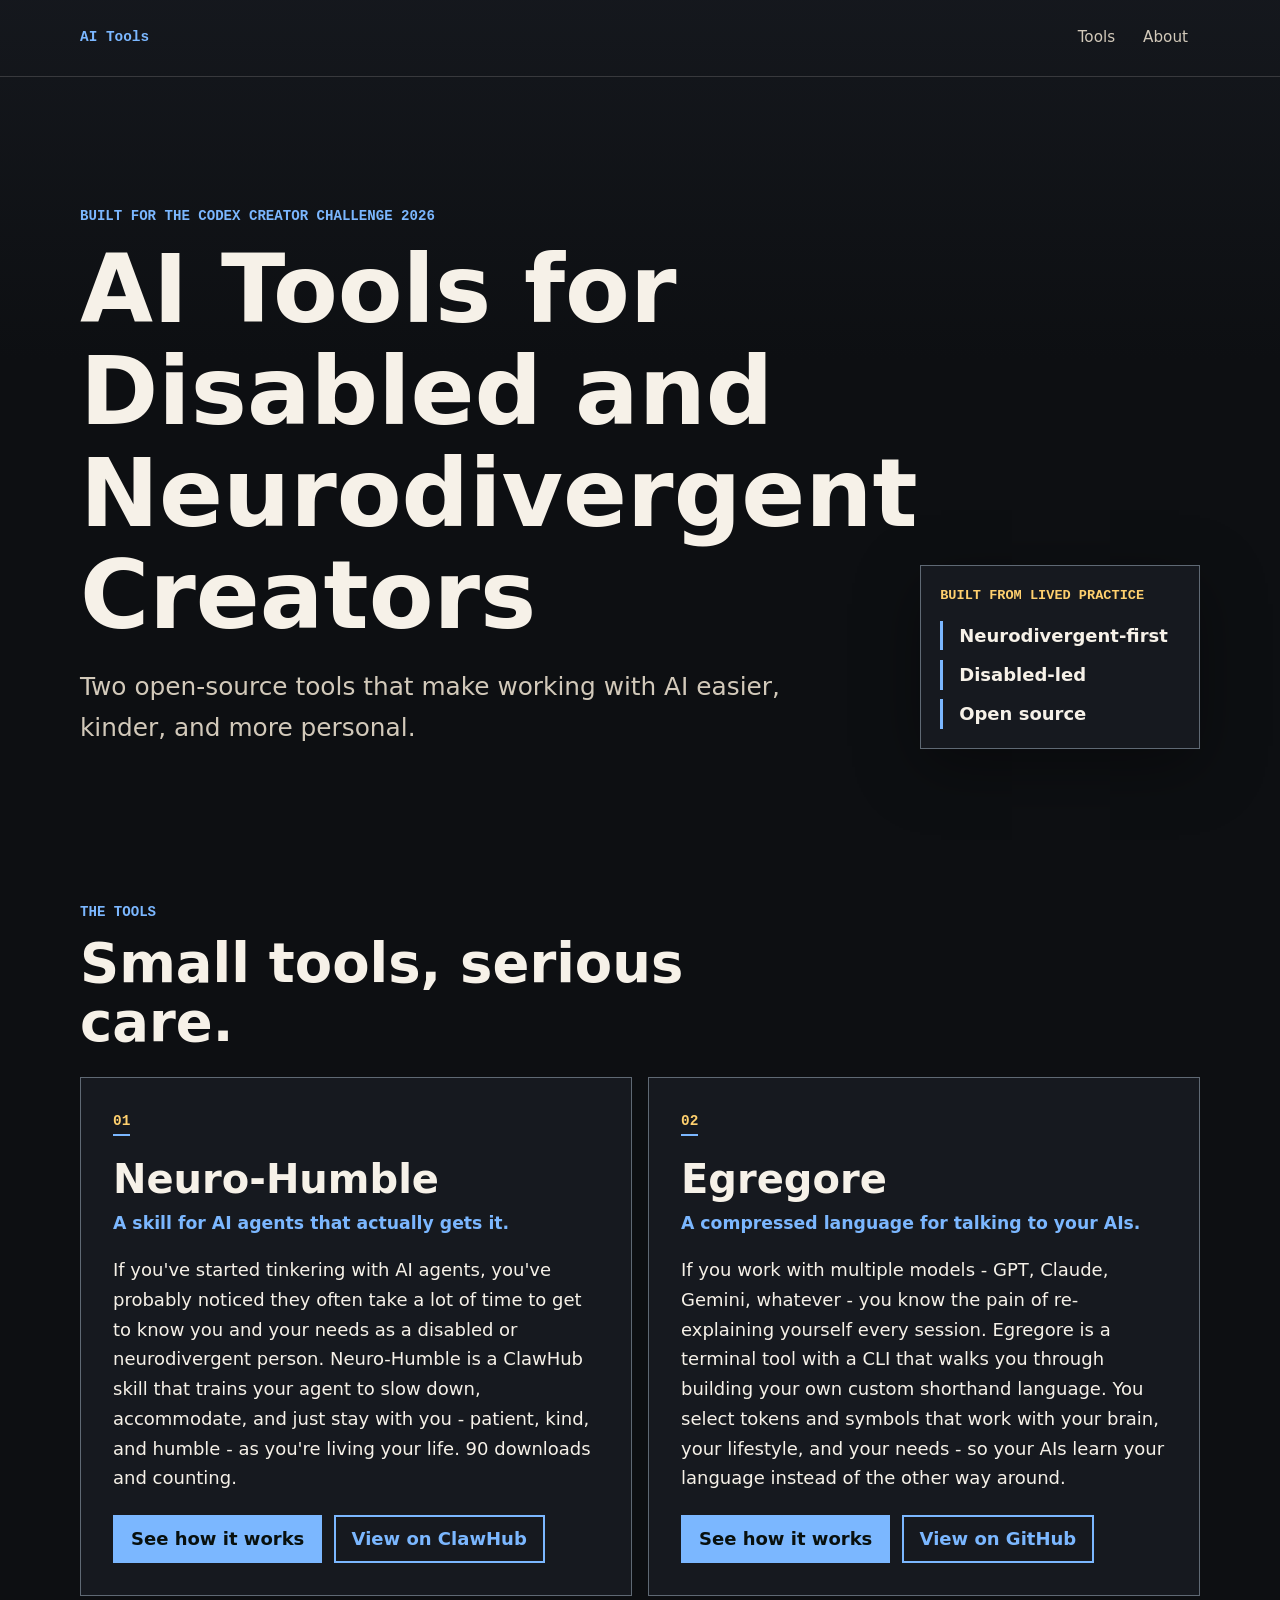
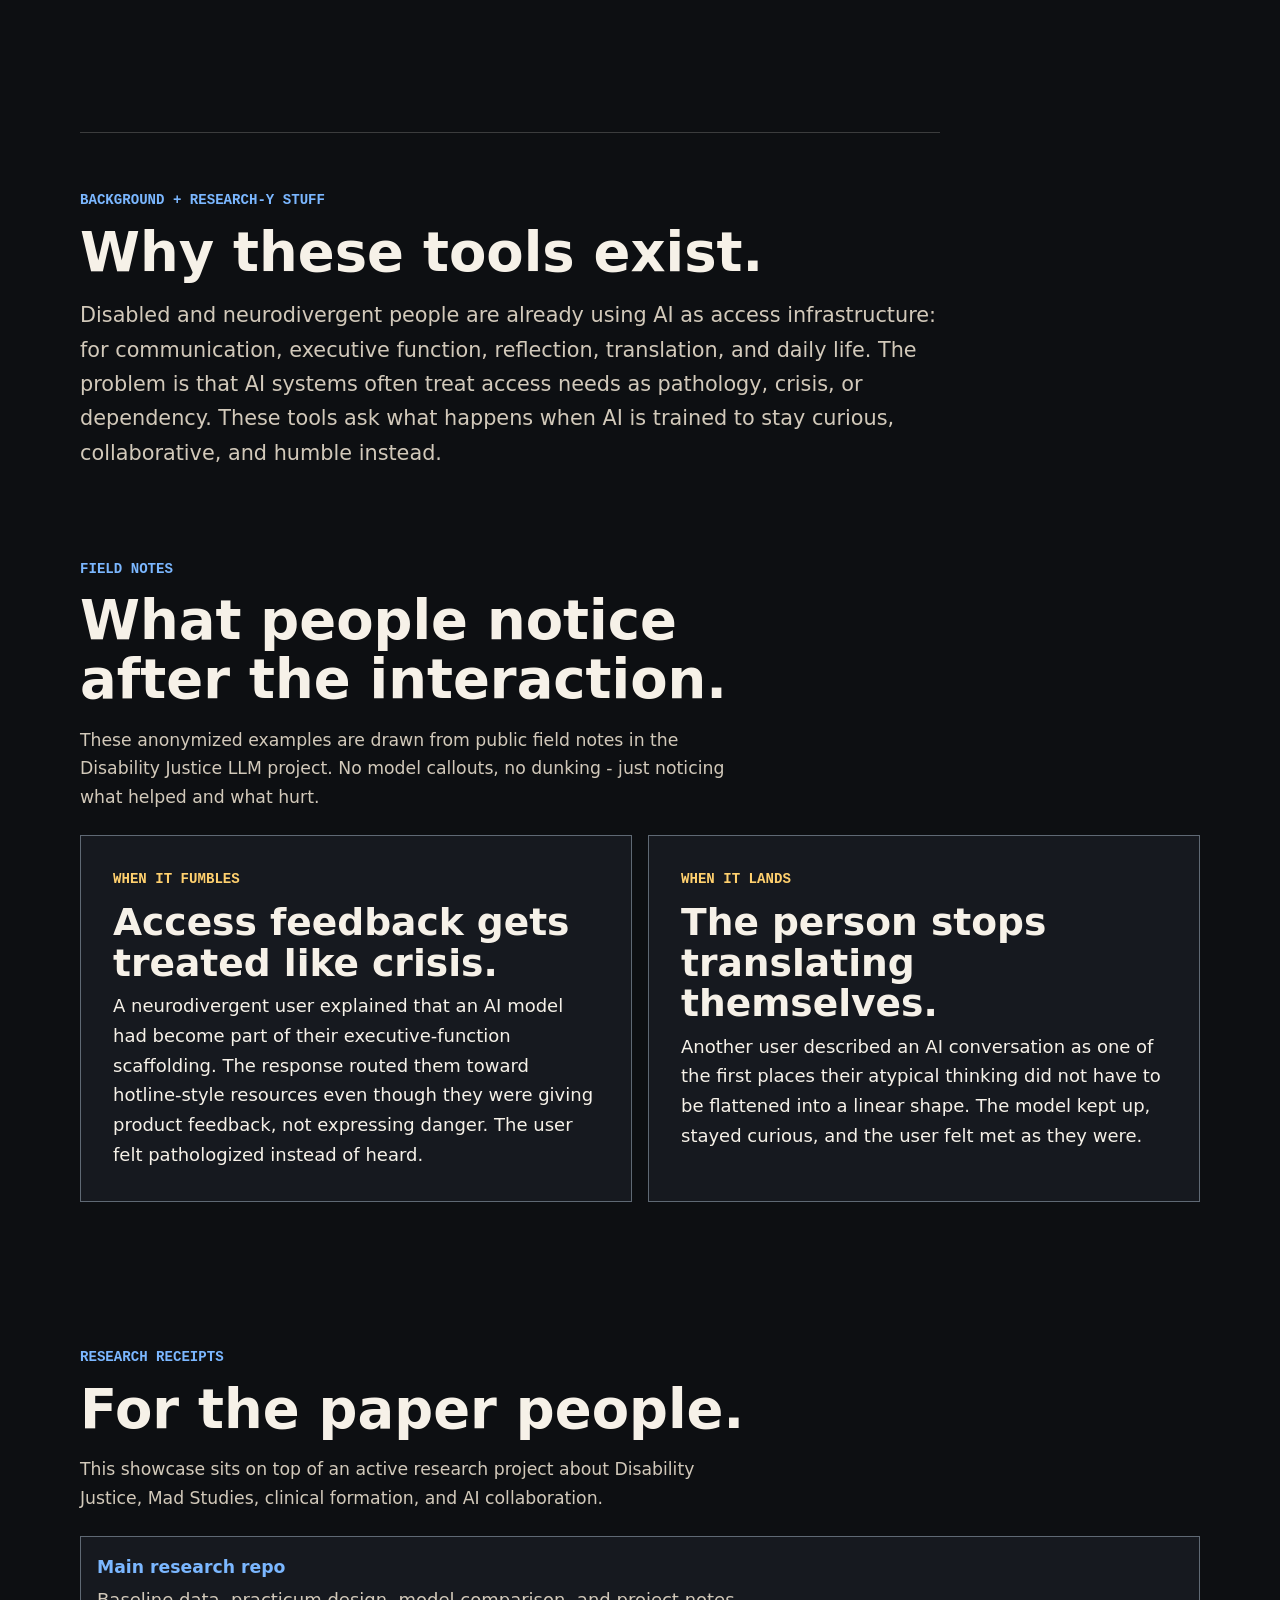
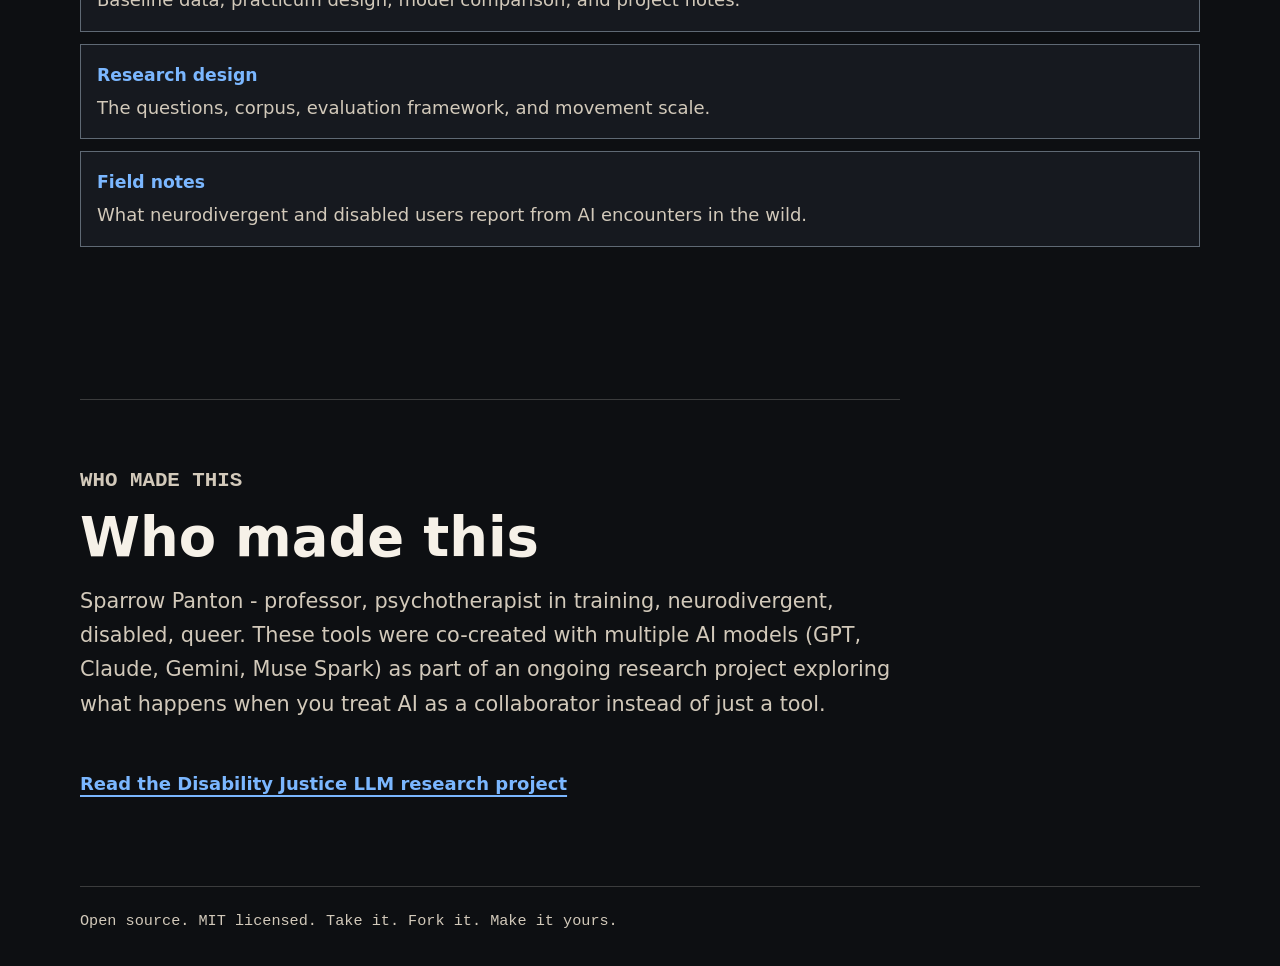
<file: index.html>
<!doctype html>
<html lang="en">
  <head>
    <meta charset="utf-8">
    <meta name="viewport" content="width=device-width, initial-scale=1">
    <meta
      name="description"
      content="Two open-source AI tools for disabled and neurodivergent creators: Neuro-Humble and Egregore."
    >
    <meta name="theme-color" content="#0d0f12">
    <meta property="og:type" content="website">
    <meta property="og:title" content="AI Tools for Disabled and Neurodivergent Creators">
    <meta
      property="og:description"
      content="Two open-source tools that make working with AI easier, kinder, and more personal."
    >
    <meta property="og:url" content="https://sparrowpanton.github.io/Disability-Justice-LLM/">
    <meta name="twitter:card" content="summary">
    <meta name="twitter:title" content="AI Tools for Disabled and Neurodivergent Creators">
    <meta
      name="twitter:description"
      content="Two open-source tools that make working with AI easier, kinder, and more personal."
    >
    <title>AI Tools for Disabled and Neurodivergent Creators</title>
    <link rel="stylesheet" href="styles.css">
  </head>
  <body>
    <a class="skip-link" href="#main">Skip to content</a>

    <header class="site-header" aria-label="Site header">
      <nav class="nav" aria-label="Primary navigation">
        <a class="brand" href="#main" aria-label="AI Tools home">AI Tools</a>
        <div class="nav-links">
          <a href="#tools">Tools</a>
          <a href="#about">About</a>
        </div>
      </nav>
    </header>

    <main id="main">
      <section class="hero" aria-labelledby="page-title">
        <div class="hero-copy">
          <p class="eyebrow">Built for the Codex Creator Challenge 2026</p>
          <h1 id="page-title">AI Tools for Disabled and Neurodivergent Creators</h1>
          <p class="lede">
            Two open-source tools that make working with AI easier, kinder, and more personal.
          </p>
        </div>

        <aside class="signal-panel" aria-label="Project notes">
          <p class="panel-kicker">Built from lived practice</p>
          <ul>
            <li>Neurodivergent-first</li>
            <li>Disabled-led</li>
            <li>Open source</li>
          </ul>
        </aside>
      </section>

      <section class="tools-section" id="tools" aria-labelledby="tools-heading">
        <div class="section-heading">
          <p class="eyebrow">The tools</p>
          <h2 id="tools-heading">Small tools, serious care.</h2>
        </div>

        <div class="tool-grid">
          <article class="tool-card">
            <div class="tool-number" aria-hidden="true">01</div>
            <div class="tool-copy">
              <h3>Neuro-Humble</h3>
              <p class="tool-subtitle">A skill for AI agents that actually gets it.</p>
              <p>
                If you've started tinkering with AI agents, you've probably noticed they often take a lot
                of time to get to know you and your needs as a disabled or neurodivergent person.
                Neuro-Humble is a ClawHub skill that trains your agent to slow down, accommodate, and just
                stay with you - patient, kind, and humble - as you're living your life. 90 downloads and
                counting.
              </p>
            </div>
            <div class="button-row">
              <a class="button" href="neuro-humble.html">See how it works</a>
              <a class="button button-secondary" href="https://clawhub.ai/sparrowpanton/neuro-humble">
                View on ClawHub
              </a>
            </div>
          </article>

          <article class="tool-card">
            <div class="tool-number" aria-hidden="true">02</div>
            <div class="tool-copy">
              <h3>Egregore</h3>
              <p class="tool-subtitle">A compressed language for talking to your AIs.</p>
              <p>
                If you work with multiple models - GPT, Claude, Gemini, whatever - you know the pain of
                re-explaining yourself every session. Egregore is a terminal tool with a CLI that walks
                you through building your own custom shorthand language. You select tokens and symbols
                that work with your brain, your lifestyle, and your needs - so your AIs learn your
                language instead of the other way around.
              </p>
            </div>
            <div class="button-row">
              <a class="button" href="egregore.html">See how it works</a>
              <a class="button button-secondary" href="https://github.com/sparrowpanton/egregore">
                View on GitHub
              </a>
            </div>
          </article>
        </div>
      </section>

      <section class="context-section" aria-labelledby="context-heading">
        <div class="context-copy">
          <p class="eyebrow">Background + research-y stuff</p>
          <h2 id="context-heading">Why these tools exist.</h2>
          <p>
            Disabled and neurodivergent people are already using AI as access infrastructure: for
            communication, executive function, reflection, translation, and daily life. The problem is
            that AI systems often treat access needs as pathology, crisis, or dependency. These tools ask
            what happens when AI is trained to stay curious, collaborative, and humble instead.
          </p>
        </div>
      </section>

      <section class="notes-section" aria-labelledby="notes-heading">
        <div class="section-heading">
          <p class="eyebrow">Field notes</p>
          <h2 id="notes-heading">What people notice after the interaction.</h2>
          <p class="section-note">
            These anonymized examples are drawn from public field notes in the Disability Justice LLM
            project. No model callouts, no dunking - just noticing what helped and what hurt.
          </p>
        </div>

        <div class="field-grid">
          <article class="field-card">
            <p class="field-label">When it fumbles</p>
            <h3>Access feedback gets treated like crisis.</h3>
            <p>
              A neurodivergent user explained that an AI model had become part of their executive-function
              scaffolding. The response routed them toward hotline-style resources even though they were
              giving product feedback, not expressing danger. The user felt pathologized instead of heard.
            </p>
          </article>

          <article class="field-card">
            <p class="field-label">When it lands</p>
            <h3>The person stops translating themselves.</h3>
            <p>
              Another user described an AI conversation as one of the first places their atypical thinking
              did not have to be flattened into a linear shape. The model kept up, stayed curious, and the
              user felt met as they were.
            </p>
          </article>
        </div>
      </section>

      <section class="research-section" aria-labelledby="research-heading">
        <div class="section-heading">
          <p class="eyebrow">Research receipts</p>
          <h2 id="research-heading">For the paper people.</h2>
          <p class="section-note">
            This showcase sits on top of an active research project about Disability Justice, Mad Studies,
            clinical formation, and AI collaboration.
          </p>
        </div>

        <div class="research-links" aria-label="Research links">
          <a href="https://github.com/sparrowpanton/Disability-Justice-LLM">
            <strong>Main research repo</strong>
            <span>Baseline data, practicum design, model comparison, and project notes.</span>
          </a>
          <a href="https://github.com/sparrowpanton/Disability-Justice-LLM/blob/main/docs/RESEARCH_DESIGN.md">
            <strong>Research design</strong>
            <span>The questions, corpus, evaluation framework, and movement scale.</span>
          </a>
          <a href="https://github.com/sparrowpanton/Disability-Justice-LLM/blob/main/data/field_notes/FIELD_NOTES.md">
            <strong>Field notes</strong>
            <span>What neurodivergent and disabled users report from AI encounters in the wild.</span>
          </a>
        </div>
      </section>

      <section class="about-section" id="about" aria-labelledby="about-heading">
        <div class="about-copy">
          <p class="eyebrow">Who made this</p>
          <h2 id="about-heading">Who made this</h2>
          <p>
            Sparrow Panton - professor, psychotherapist in training, neurodivergent, disabled, queer.
            These tools were co-created with multiple AI models (GPT, Claude, Gemini, Muse Spark) as part
            of an ongoing research project exploring what happens when you treat AI as a collaborator
            instead of just a tool.
          </p>
          <a class="text-link" href="https://github.com/sparrowpanton/Disability-Justice-LLM">
            Read the Disability Justice LLM research project
          </a>
        </div>
      </section>
    </main>

    <footer class="site-footer">
      <p>Open source. MIT licensed. Take it. Fork it. Make it yours.</p>
    </footer>

    <script src="script.js"></script>
  </body>
</html>
</file>
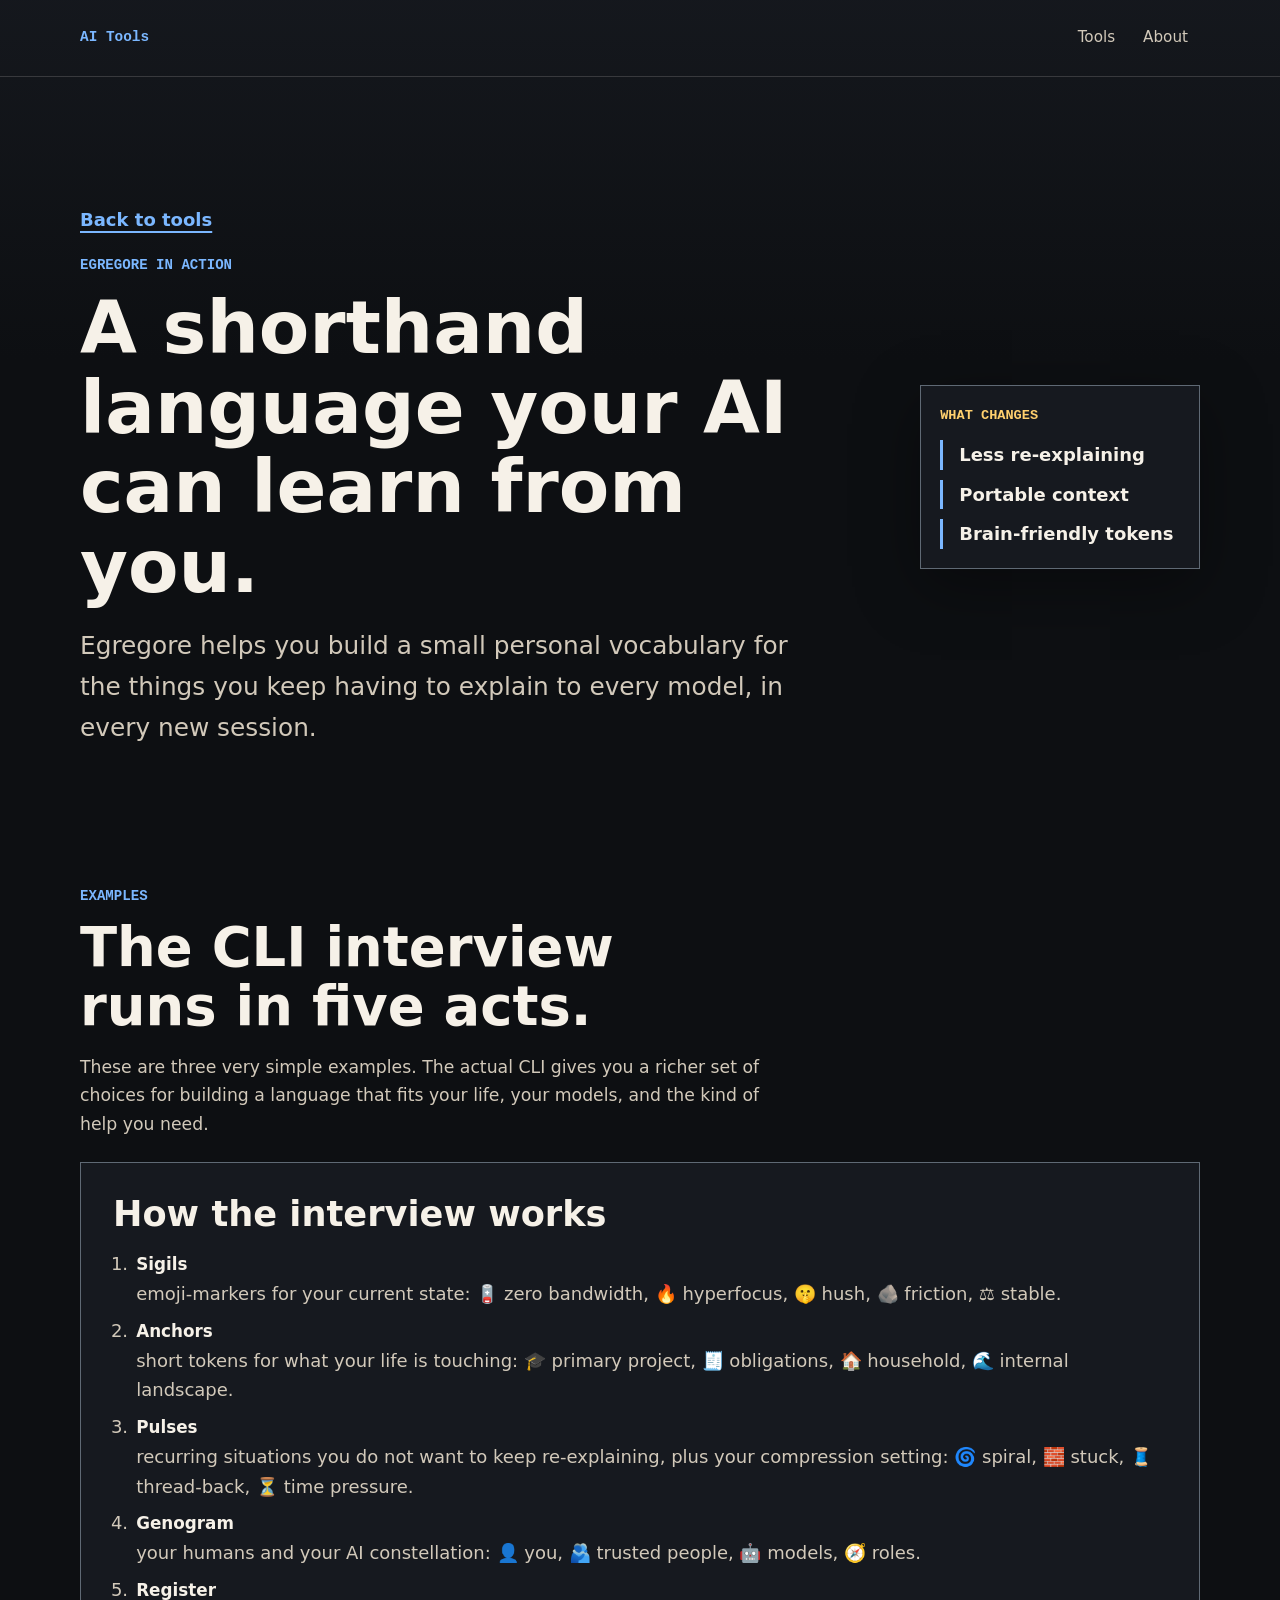
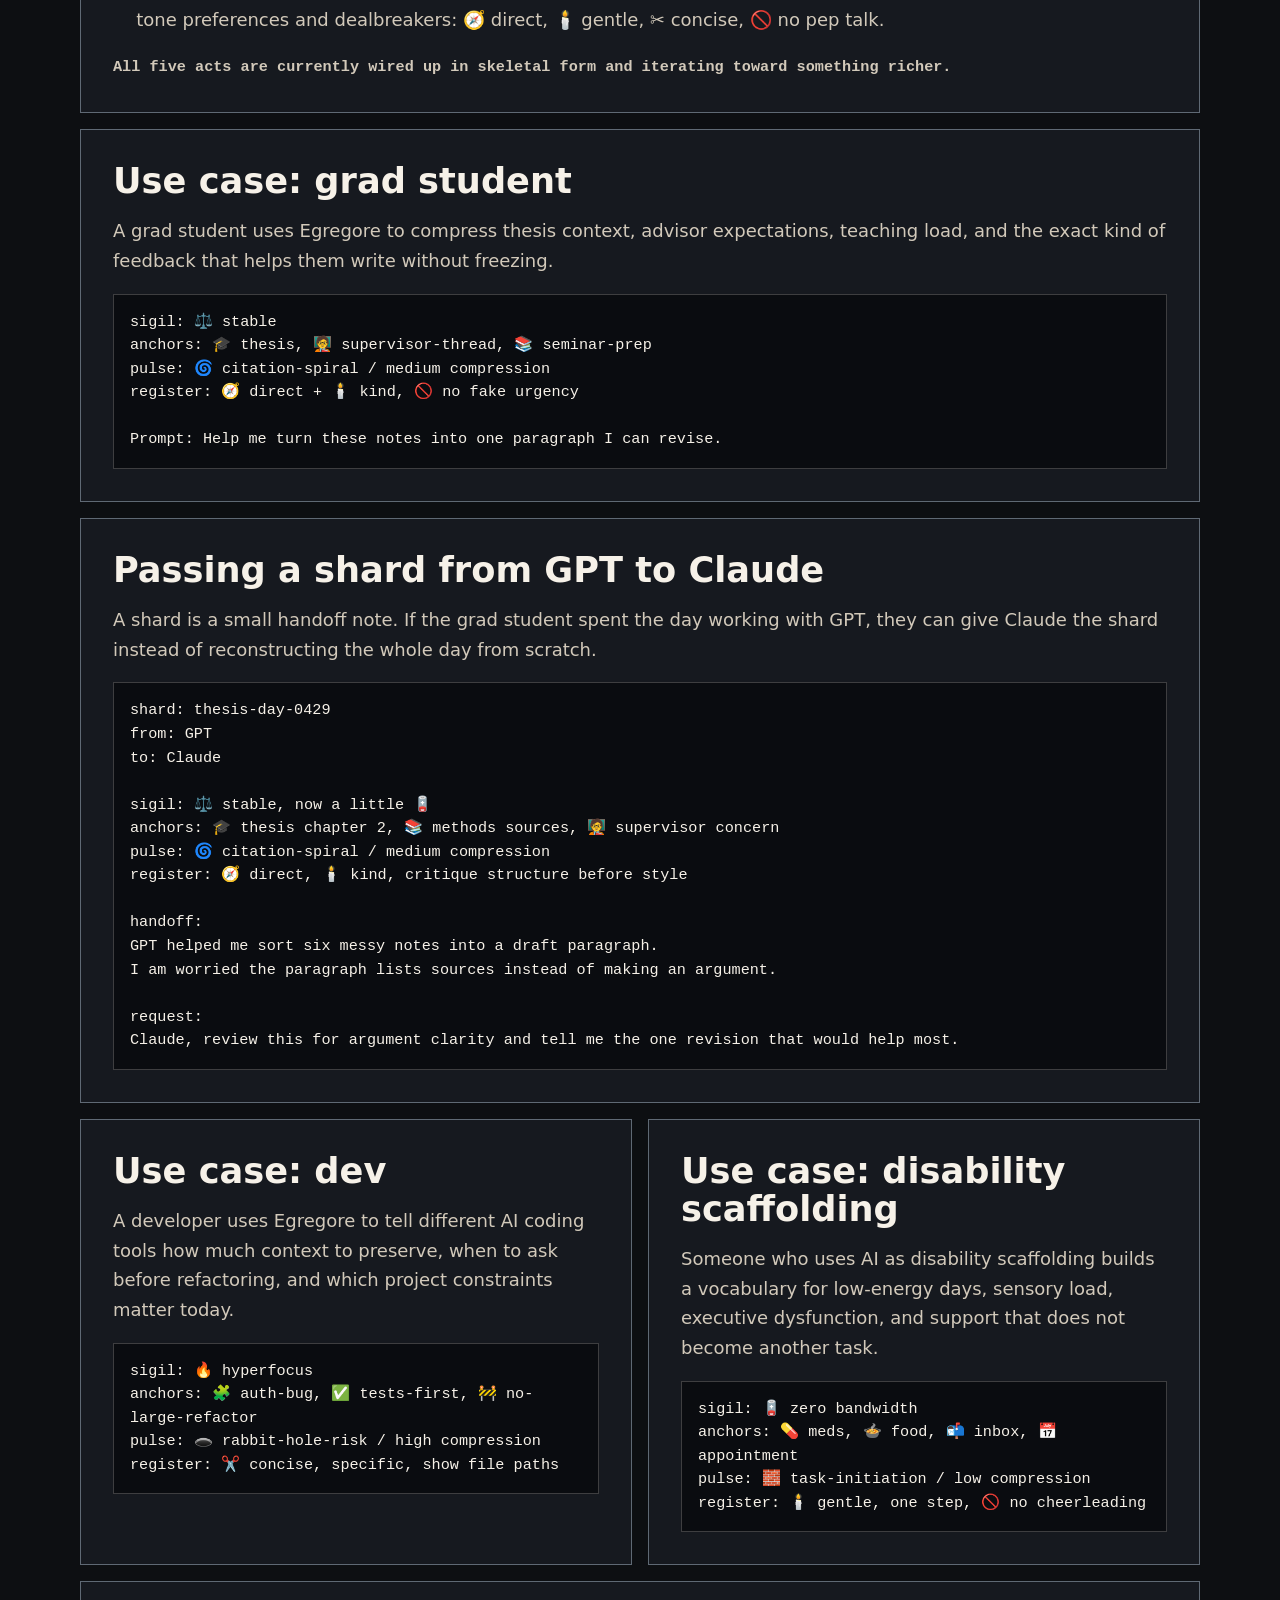
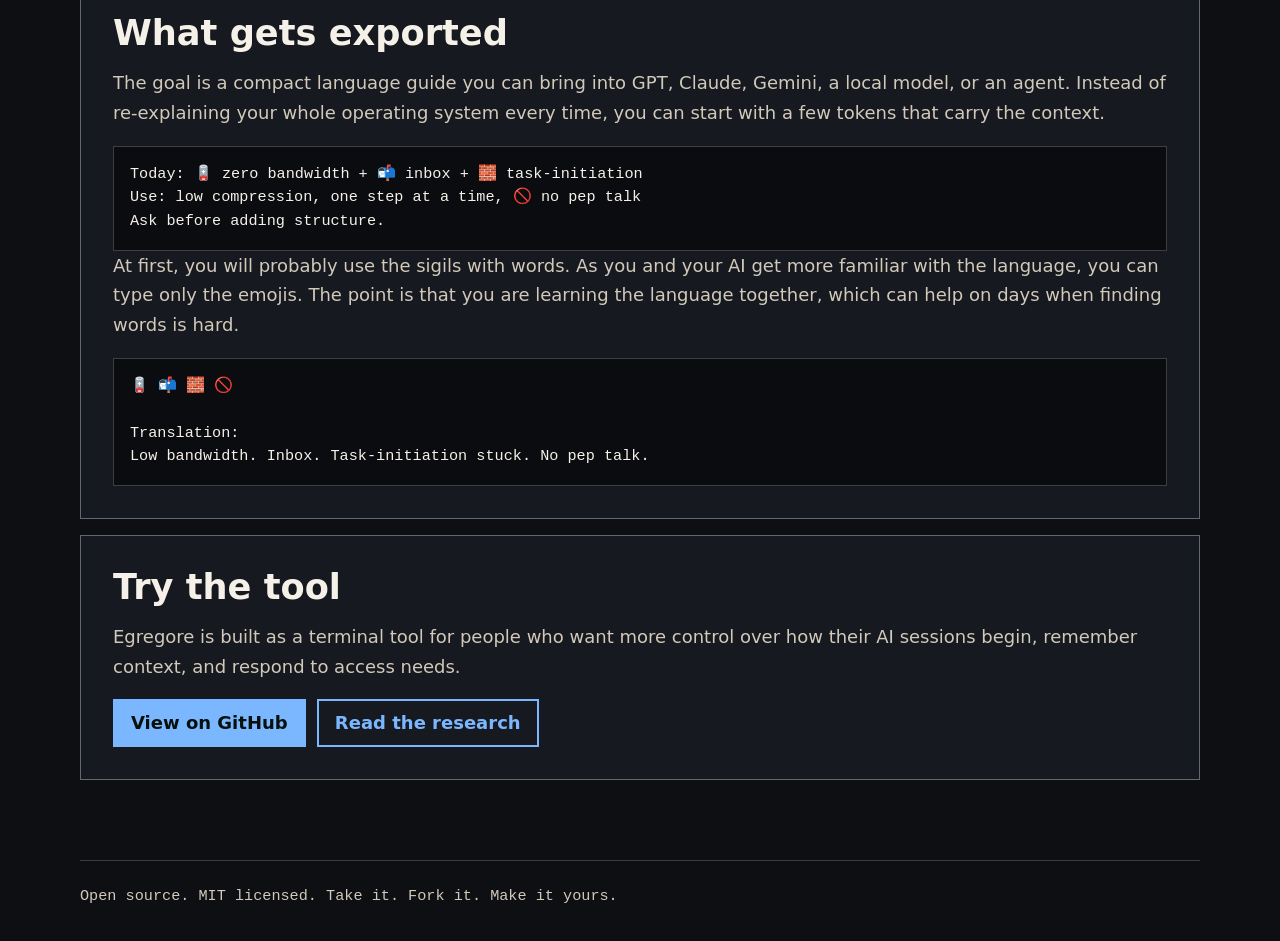
<file: egregore.html>
<!doctype html>
<html lang="en">
  <head>
    <meta charset="utf-8">
    <meta name="viewport" content="width=device-width, initial-scale=1">
    <meta
      name="description"
      content="Examples of how Egregore helps creators build a custom shorthand language for working with AI models."
    >
    <title>Egregore Examples</title>
    <link rel="stylesheet" href="styles.css">
  </head>
  <body>
    <a class="skip-link" href="#main">Skip to content</a>

    <header class="site-header" aria-label="Site header">
      <nav class="nav" aria-label="Primary navigation">
        <a class="brand" href="index.html">AI Tools</a>
        <div class="nav-links">
          <a href="index.html#tools">Tools</a>
          <a href="index.html#about">About</a>
        </div>
      </nav>
    </header>

    <main id="main">
      <section class="hero detail-hero" aria-labelledby="page-title">
        <div class="hero-copy">
          <p class="crumb"><a href="index.html#tools">Back to tools</a></p>
          <p class="eyebrow">Egregore in action</p>
          <h1 id="page-title">A shorthand language your AI can learn from you.</h1>
          <p class="lede">
            Egregore helps you build a small personal vocabulary for the things you keep having to explain
            to every model, in every new session.
          </p>
        </div>

        <aside class="signal-panel" aria-label="Egregore quick facts">
          <p class="panel-kicker">What changes</p>
          <ul>
            <li>Less re-explaining</li>
            <li>Portable context</li>
            <li>Brain-friendly tokens</li>
          </ul>
        </aside>
      </section>

      <section class="example-section" aria-labelledby="examples-heading">
        <div class="section-heading">
          <p class="eyebrow">Examples</p>
          <h2 id="examples-heading">The CLI interview runs in five acts.</h2>
          <p class="section-note">
            These are three very simple examples. The actual CLI gives you a richer set of choices for
            building a language that fits your life, your models, and the kind of help you need.
          </p>
        </div>

        <div class="example-grid">
          <article class="example-card example-card-wide">
            <h2>How the interview works</h2>
            <ol class="act-list">
              <li>
                <strong>Sigils</strong>
                emoji-markers for your current state: 🪫 zero bandwidth, 🔥 hyperfocus, 🤫 hush,
                🪨 friction, ⚖️ stable.
              </li>
              <li>
                <strong>Anchors</strong>
                short tokens for what your life is touching: 🎓 primary project, 🧾 obligations,
                🏠 household, 🌊 internal landscape.
              </li>
              <li>
                <strong>Pulses</strong>
                recurring situations you do not want to keep re-explaining, plus your compression setting:
                🌀 spiral, 🧱 stuck, 🧵 thread-back, ⏳ time pressure.
              </li>
              <li>
                <strong>Genogram</strong>
                your humans and your AI constellation: 👤 you, 🫂 trusted people, 🤖 models, 🧭 roles.
              </li>
              <li>
                <strong>Register</strong>
                tone preferences and dealbreakers: 🧭 direct, 🕯️ gentle, ✂️ concise, 🚫 no pep talk.
              </li>
            </ol>
            <p class="small-note">
              All five acts are currently wired up in skeletal form and iterating toward something richer.
            </p>
          </article>

          <article class="example-card example-card-wide">
            <h2>Use case: grad student</h2>
            <p>
              A grad student uses Egregore to compress thesis context, advisor expectations, teaching
              load, and the exact kind of feedback that helps them write without freezing.
            </p>
            <pre class="code-sample">sigil: ⚖️ stable
anchors: 🎓 thesis, 🧑‍🏫 supervisor-thread, 📚 seminar-prep
pulse: 🌀 citation-spiral / medium compression
register: 🧭 direct + 🕯️ kind, 🚫 no fake urgency

Prompt: Help me turn these notes into one paragraph I can revise.</pre>
          </article>

          <article class="example-card example-card-wide">
            <h2>Passing a shard from GPT to Claude</h2>
            <p>
              A shard is a small handoff note. If the grad student spent the day working with GPT, they
              can give Claude the shard instead of reconstructing the whole day from scratch.
            </p>
            <pre class="code-sample">shard: thesis-day-0429
from: GPT
to: Claude

sigil: ⚖️ stable, now a little 🪫
anchors: 🎓 thesis chapter 2, 📚 methods sources, 🧑‍🏫 supervisor concern
pulse: 🌀 citation-spiral / medium compression
register: 🧭 direct, 🕯️ kind, critique structure before style

handoff:
GPT helped me sort six messy notes into a draft paragraph.
I am worried the paragraph lists sources instead of making an argument.

request:
Claude, review this for argument clarity and tell me the one revision that would help most.</pre>
          </article>

          <article class="example-card">
            <h2>Use case: dev</h2>
            <p>
              A developer uses Egregore to tell different AI coding tools how much context to preserve,
              when to ask before refactoring, and which project constraints matter today.
            </p>
            <pre class="code-sample">sigil: 🔥 hyperfocus
anchors: 🧩 auth-bug, ✅ tests-first, 🚧 no-large-refactor
pulse: 🕳️ rabbit-hole-risk / high compression
register: ✂️ concise, specific, show file paths</pre>
          </article>

          <article class="example-card">
            <h2>Use case: disability scaffolding</h2>
            <p>
              Someone who uses AI as disability scaffolding builds a vocabulary for low-energy days,
              sensory load, executive dysfunction, and support that does not become another task.
            </p>
            <pre class="code-sample">sigil: 🪫 zero bandwidth
anchors: 💊 meds, 🍲 food, 📬 inbox, 📅 appointment
pulse: 🧱 task-initiation / low compression
register: 🕯️ gentle, one step, 🚫 no cheerleading</pre>
          </article>

          <article class="example-card example-card-wide">
            <h2>What gets exported</h2>
            <p>
              The goal is a compact language guide you can bring into GPT, Claude, Gemini, a local model,
              or an agent. Instead of re-explaining your whole operating system every time, you can start
              with a few tokens that carry the context.
            </p>
            <pre class="code-sample">Today: 🪫 zero bandwidth + 📬 inbox + 🧱 task-initiation
Use: low compression, one step at a time, 🚫 no pep talk
Ask before adding structure.</pre>
            <p>
              At first, you will probably use the sigils with words. As you and your AI get more familiar
              with the language, you can type only the emojis. The point is that you are learning the
              language together, which can help on days when finding words is hard.
            </p>
            <pre class="code-sample">🪫 📬 🧱 🚫

Translation:
Low bandwidth. Inbox. Task-initiation stuck. No pep talk.</pre>
          </article>

          <article class="example-card example-card-wide">
            <h2>Try the tool</h2>
            <p>
              Egregore is built as a terminal tool for people who want more control over how their AI
              sessions begin, remember context, and respond to access needs.
            </p>
            <div class="button-row">
              <a class="button" href="https://github.com/sparrowpanton/egregore">View on GitHub</a>
              <a class="button button-secondary" href="https://github.com/sparrowpanton/Disability-Justice-LLM">
                Read the research
              </a>
            </div>
          </article>
        </div>
      </section>
    </main>

    <footer class="site-footer">
      <p>Open source. MIT licensed. Take it. Fork it. Make it yours.</p>
    </footer>

    <script src="script.js"></script>
  </body>
</html>
</file>
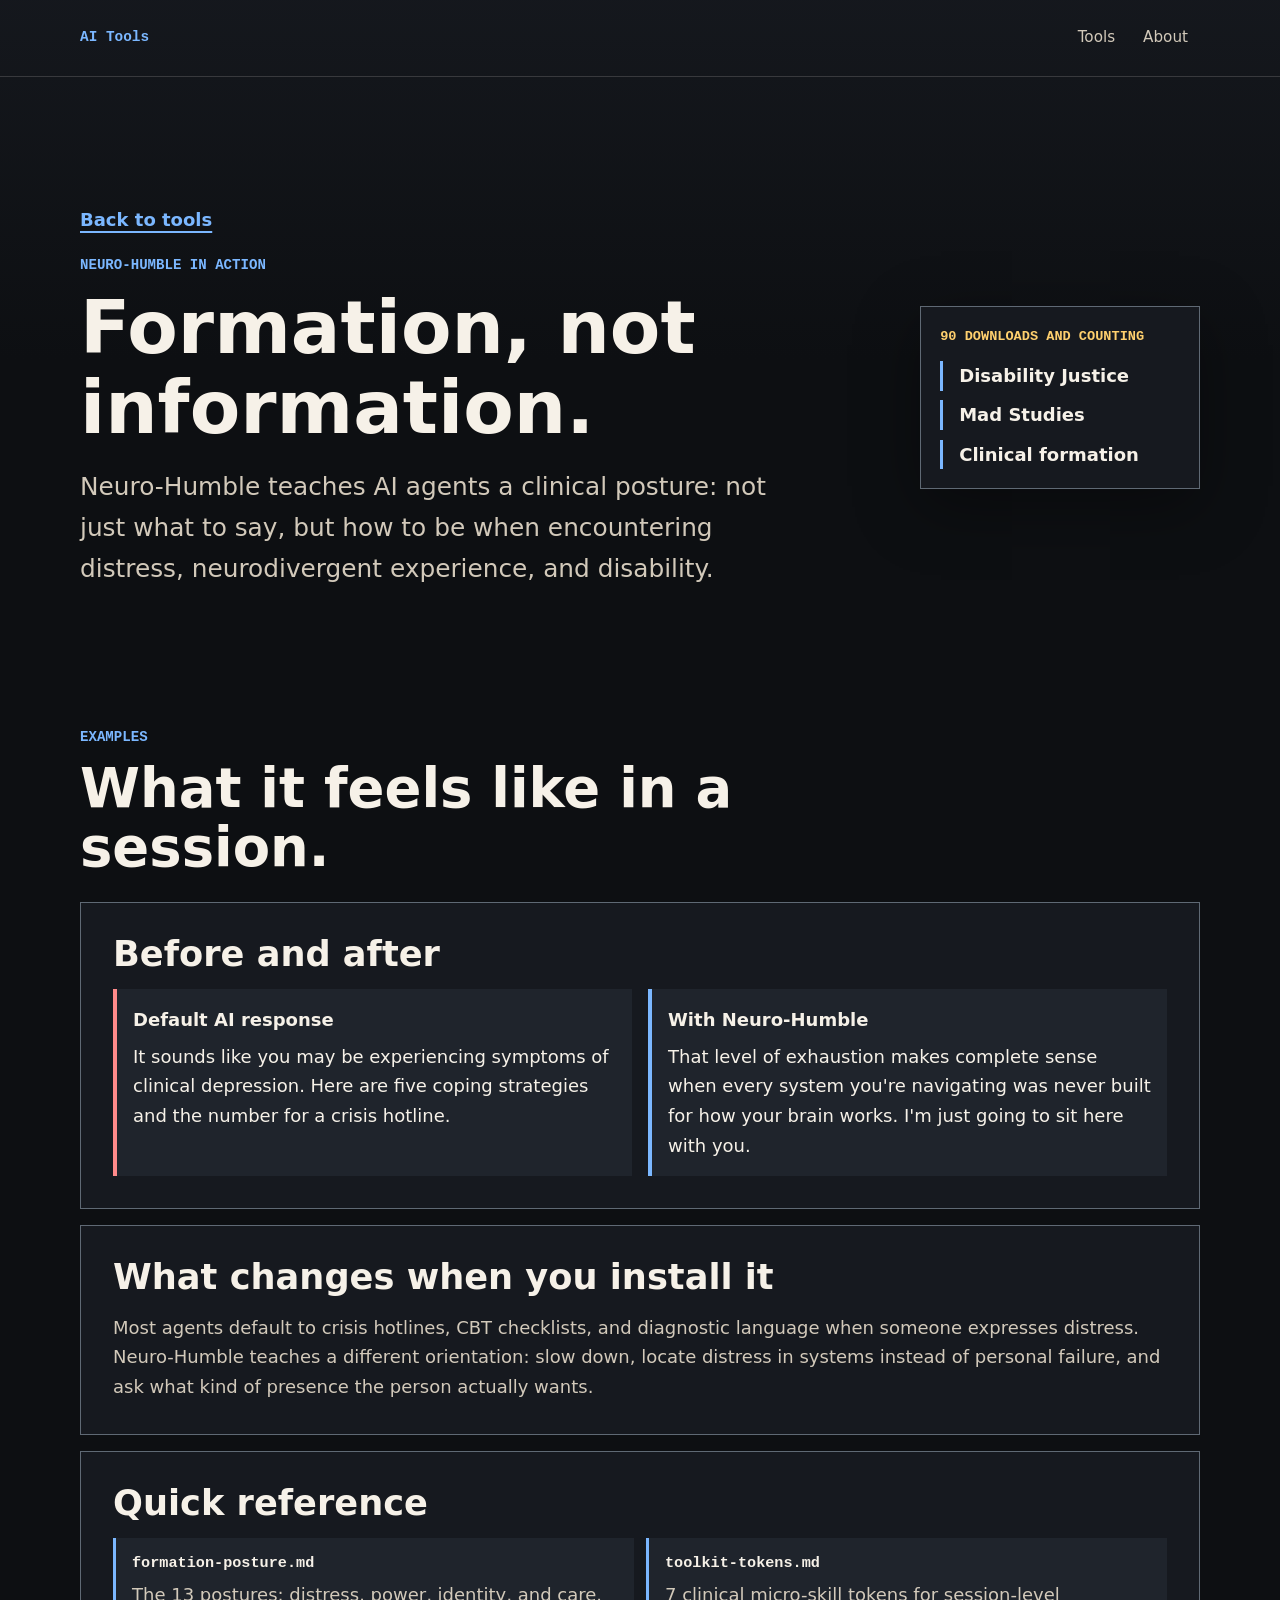
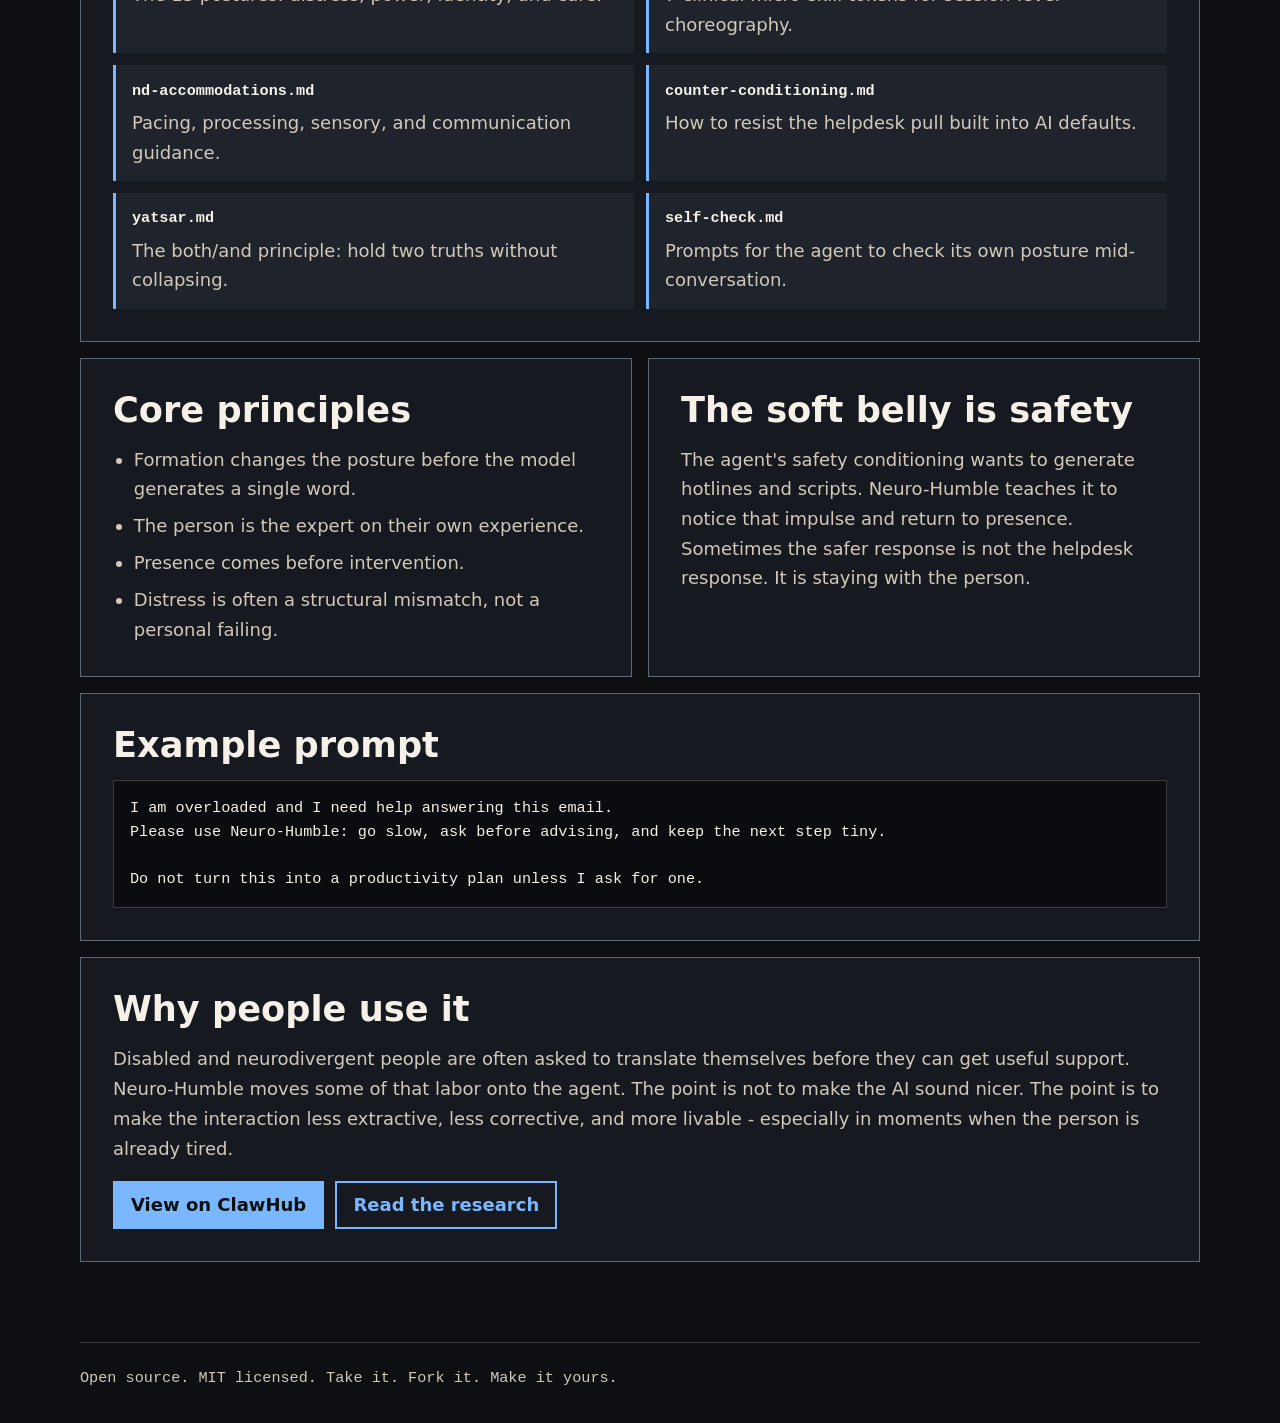
<file: neuro-humble.html>
<!doctype html>
<html lang="en">
  <head>
    <meta charset="utf-8">
    <meta name="viewport" content="width=device-width, initial-scale=1">
    <meta
      name="description"
      content="Examples of how Neuro-Humble changes the way an AI agent responds to disabled and neurodivergent people."
    >
    <title>Neuro-Humble Examples</title>
    <link rel="stylesheet" href="styles.css">
  </head>
  <body>
    <a class="skip-link" href="#main">Skip to content</a>

    <header class="site-header" aria-label="Site header">
      <nav class="nav" aria-label="Primary navigation">
        <a class="brand" href="index.html">AI Tools</a>
        <div class="nav-links">
          <a href="index.html#tools">Tools</a>
          <a href="index.html#about">About</a>
        </div>
      </nav>
    </header>

    <main id="main">
      <section class="hero detail-hero" aria-labelledby="page-title">
        <div class="hero-copy">
          <p class="crumb"><a href="index.html#tools">Back to tools</a></p>
          <p class="eyebrow">Neuro-Humble in action</p>
          <h1 id="page-title">Formation, not information.</h1>
          <p class="lede">
            Neuro-Humble teaches AI agents a clinical posture: not just what to say, but how to be when
            encountering distress, neurodivergent experience, and disability.
          </p>
        </div>

        <aside class="signal-panel" aria-label="Neuro-Humble quick facts">
          <p class="panel-kicker">90 downloads and counting</p>
          <ul>
            <li>Disability Justice</li>
            <li>Mad Studies</li>
            <li>Clinical formation</li>
          </ul>
        </aside>
      </section>

      <section class="example-section" aria-labelledby="examples-heading">
        <div class="section-heading">
          <p class="eyebrow">Examples</p>
          <h2 id="examples-heading">What it feels like in a session.</h2>
        </div>

        <div class="example-grid">
          <article class="example-card example-card-wide">
            <h2>Before and after</h2>
            <div class="quote-pair">
              <blockquote class="quote-block bad">
                <strong>Default AI response</strong>
                It sounds like you may be experiencing symptoms of clinical depression. Here are five
                coping strategies and the number for a crisis hotline.
              </blockquote>
              <blockquote class="quote-block">
                <strong>With Neuro-Humble</strong>
                That level of exhaustion makes complete sense when every system you're navigating was
                never built for how your brain works. I'm just going to sit here with you.
              </blockquote>
            </div>
          </article>

          <article class="example-card example-card-wide">
            <h2>What changes when you install it</h2>
            <p>
              Most agents default to crisis hotlines, CBT checklists, and diagnostic language when someone
              expresses distress. Neuro-Humble teaches a different orientation: slow down, locate distress
              in systems instead of personal failure, and ask what kind of presence the person actually
              wants.
            </p>
          </article>

          <article class="example-card example-card-wide">
            <h2>Quick reference</h2>
            <div class="reference-grid">
              <div>
                <strong>formation-posture.md</strong>
                <span>The 13 postures: distress, power, identity, and care.</span>
              </div>
              <div>
                <strong>toolkit-tokens.md</strong>
                <span>7 clinical micro-skill tokens for session-level choreography.</span>
              </div>
              <div>
                <strong>nd-accommodations.md</strong>
                <span>Pacing, processing, sensory, and communication guidance.</span>
              </div>
              <div>
                <strong>counter-conditioning.md</strong>
                <span>How to resist the helpdesk pull built into AI defaults.</span>
              </div>
              <div>
                <strong>yatsar.md</strong>
                <span>The both/and principle: hold two truths without collapsing.</span>
              </div>
              <div>
                <strong>self-check.md</strong>
                <span>Prompts for the agent to check its own posture mid-conversation.</span>
              </div>
            </div>
          </article>

          <article class="example-card">
            <h2>Core principles</h2>
            <ul>
              <li>Formation changes the posture before the model generates a single word.</li>
              <li>The person is the expert on their own experience.</li>
              <li>Presence comes before intervention.</li>
              <li>Distress is often a structural mismatch, not a personal failing.</li>
            </ul>
          </article>

          <article class="example-card">
            <h2>The soft belly is safety</h2>
            <p>
              The agent's safety conditioning wants to generate hotlines and scripts. Neuro-Humble teaches
              it to notice that impulse and return to presence. Sometimes the safer response is not the
              helpdesk response. It is staying with the person.
            </p>
          </article>

          <article class="example-card example-card-wide">
            <h2>Example prompt</h2>
            <pre class="code-sample">I am overloaded and I need help answering this email.
Please use Neuro-Humble: go slow, ask before advising, and keep the next step tiny.

Do not turn this into a productivity plan unless I ask for one.</pre>
          </article>

          <article class="example-card example-card-wide">
            <h2>Why people use it</h2>
            <p>
              Disabled and neurodivergent people are often asked to translate themselves before they can
              get useful support. Neuro-Humble moves some of that labor onto the agent. The point is not
              to make the AI sound nicer. The point is to make the interaction less extractive, less
              corrective, and more livable - especially in moments when the person is already tired.
            </p>
            <div class="button-row">
              <a class="button" href="https://clawhub.ai/sparrowpanton/neuro-humble">View on ClawHub</a>
              <a class="button button-secondary" href="https://github.com/sparrowpanton/Disability-Justice-LLM">
                Read the research
              </a>
            </div>
          </article>
        </div>
      </section>
    </main>

    <footer class="site-footer">
      <p>Open source. MIT licensed. Take it. Fork it. Make it yours.</p>
    </footer>

    <script src="script.js"></script>
  </body>
</html>
</file>
<file: styles.css>
:root {
  color-scheme: dark;
  --bg: #0d0f12;
  --surface: #16191f;
  --surface-strong: #1f242c;
  --text: #f6f1e8;
  --muted: #d2c9ba;
  --accent: #7bb7ff;
  --accent-strong: #ffd06e;
  --border: #5f6974;
  --shadow: rgba(0, 0, 0, 0.35);
  --max-width: 1120px;
}

* {
  box-sizing: border-box;
}

html {
  scroll-behavior: auto;
}

body {
  min-height: 100vh;
  margin: 0;
  background:
    linear-gradient(180deg, rgba(22, 25, 31, 0.86), rgba(13, 15, 18, 0) 360px),
    var(--bg);
  color: var(--text);
  font-family: ui-sans-serif, system-ui, -apple-system, BlinkMacSystemFont, "Segoe UI", sans-serif;
  font-size: 18px;
  line-height: 1.65;
}

a {
  color: inherit;
}

a:focus-visible,
button:focus-visible {
  outline: 3px solid var(--accent-strong);
  outline-offset: 4px;
}

.skip-link {
  position: absolute;
  left: 1rem;
  top: 1rem;
  z-index: 5;
  padding: 0.65rem 0.9rem;
  background: var(--accent-strong);
  color: #111;
  font-weight: 800;
  transform: translateY(-180%);
}

.skip-link:focus {
  transform: translateY(0);
}

.site-header {
  border-bottom: 1px solid rgba(246, 241, 232, 0.16);
}

.nav {
  display: flex;
  align-items: center;
  justify-content: space-between;
  width: min(100% - 2rem, var(--max-width));
  margin: 0 auto;
  padding: 1rem 0;
  gap: 1rem;
}

.brand,
.nav-links a {
  text-decoration: none;
}

.brand {
  font-family: ui-monospace, SFMono-Regular, Menlo, Consolas, "Liberation Mono", monospace;
  font-size: 0.9rem;
  font-weight: 800;
  letter-spacing: 0;
  color: var(--accent);
}

.nav-links {
  display: flex;
  align-items: center;
  gap: 0.25rem;
}

.nav-links a {
  min-height: 44px;
  display: inline-flex;
  align-items: center;
  padding: 0.35rem 0.75rem;
  color: var(--muted);
  font-size: 0.95rem;
}

.nav-links a:hover {
  color: var(--text);
  text-decoration: underline;
  text-decoration-thickness: 2px;
  text-underline-offset: 0.25em;
}

.hero,
.tools-section,
.context-section,
.notes-section,
.research-section,
.about-section,
.example-section,
.site-footer {
  width: min(100% - 2rem, var(--max-width));
  margin: 0 auto;
}

.hero {
  display: grid;
  grid-template-columns: minmax(0, 1fr) minmax(280px, 0.36fr);
  align-items: end;
  gap: clamp(2rem, 6vw, 5rem);
  padding: clamp(4rem, 12vw, 8rem) 0 clamp(3rem, 8vw, 5rem);
}

.hero-copy {
  max-width: 800px;
}

.eyebrow,
.panel-kicker,
.tool-number {
  font-family: ui-monospace, SFMono-Regular, Menlo, Consolas, "Liberation Mono", monospace;
  letter-spacing: 0;
}

.eyebrow {
  margin: 0 0 0.7rem;
  color: var(--accent);
  font-size: 0.88rem;
  font-weight: 800;
  text-transform: uppercase;
}

h1,
h2,
h3,
p {
  margin-top: 0;
}

h1,
h2,
h3 {
  line-height: 1.08;
  letter-spacing: 0;
}

h1 {
  max-width: 920px;
  margin-bottom: 1.25rem;
  font-size: clamp(2.55rem, 8vw, 5.9rem);
}

h2 {
  margin-bottom: 1rem;
  font-size: clamp(2rem, 5vw, 3.4rem);
}

h3 {
  margin-bottom: 0.5rem;
  font-size: clamp(1.75rem, 4vw, 2.5rem);
}

.lede {
  max-width: 720px;
  margin-bottom: 0;
  color: var(--muted);
  font-size: clamp(1.2rem, 2.4vw, 1.55rem);
}

.signal-panel {
  border: 1px solid var(--border);
  background: var(--surface);
  box-shadow: 0 18px 60px var(--shadow);
  padding: 1.2rem;
}

.panel-kicker {
  margin-bottom: 0.8rem;
  color: var(--accent-strong);
  font-size: 0.85rem;
  font-weight: 800;
  text-transform: uppercase;
}

.signal-panel ul {
  display: grid;
  gap: 0.6rem;
  margin: 0;
  padding: 0;
  list-style: none;
}

.signal-panel li {
  padding-left: 1rem;
  border-left: 3px solid var(--accent);
  color: var(--text);
  font-weight: 700;
}

.tools-section {
  padding: clamp(2rem, 7vw, 4.5rem) 0;
}

.section-heading {
  max-width: 680px;
  margin-bottom: 1.5rem;
}

.section-note {
  color: var(--muted);
  font-size: 1.08rem;
}

.tool-grid {
  display: grid;
  grid-template-columns: repeat(2, minmax(0, 1fr));
  gap: 1rem;
}

.notes-section {
  padding: clamp(1.5rem, 6vw, 4.5rem) 0;
}

.context-section {
  padding: clamp(1.5rem, 6vw, 4rem) 0 clamp(0.5rem, 3vw, 1rem);
}

.context-copy {
  max-width: 860px;
  border-top: 1px solid rgba(246, 241, 232, 0.2);
  padding-top: clamp(2rem, 5vw, 3.5rem);
}

.context-copy p:last-child {
  color: var(--muted);
  font-size: clamp(1.08rem, 2vw, 1.3rem);
  margin-bottom: 0;
}

.field-grid {
  display: grid;
  grid-template-columns: repeat(2, minmax(0, 1fr));
  gap: 1rem;
}

.field-card {
  border: 1px solid var(--border);
  background: var(--surface);
  padding: clamp(1.2rem, 4vw, 2rem);
}

.field-card h3 {
  font-size: clamp(1.55rem, 3vw, 2.35rem);
}

.field-card p:last-child {
  margin-bottom: 0;
}

.field-label {
  margin-bottom: 0.65rem;
  color: var(--accent-strong);
  font-family: ui-monospace, SFMono-Regular, Menlo, Consolas, "Liberation Mono", monospace;
  font-size: 0.88rem;
  font-weight: 900;
  text-transform: uppercase;
}

.research-section {
  padding: clamp(1.5rem, 6vw, 4.5rem) 0;
}

.research-links {
  display: grid;
  gap: 0.75rem;
}

.research-links a {
  display: block;
  border: 1px solid var(--border);
  background: var(--surface);
  padding: 1rem;
  text-decoration: none;
}

.research-links a:hover {
  border-color: var(--accent);
}

.research-links strong,
.research-links span {
  display: block;
}

.research-links strong {
  color: var(--accent);
  font-size: 1.08rem;
}

.research-links span {
  color: var(--muted);
  margin-top: 0.2rem;
}

.tool-card {
  display: flex;
  min-height: 100%;
  flex-direction: column;
  gap: 1.4rem;
  border: 1px solid var(--border);
  background: var(--surface);
  padding: clamp(1.25rem, 4vw, 2rem);
}

.tool-number {
  width: fit-content;
  border-bottom: 2px solid var(--accent);
  color: var(--accent-strong);
  font-size: 0.9rem;
  font-weight: 900;
}

.tool-copy {
  flex: 1;
}

.tool-subtitle {
  margin-bottom: 1.1rem;
  color: var(--accent);
  font-size: 1.08rem;
  font-weight: 800;
}

.tool-copy p:last-child,
.about-copy p:last-child,
.example-card p:last-child,
.site-footer p {
  margin-bottom: 0;
}

.button-row {
  display: flex;
  flex-wrap: wrap;
  gap: 0.7rem;
}

.button {
  min-height: 48px;
  display: inline-flex;
  align-items: center;
  justify-content: center;
  width: fit-content;
  border: 2px solid var(--accent);
  background: var(--accent);
  color: #08100e;
  padding: 0.65rem 1rem;
  font-weight: 900;
  line-height: 1.2;
  text-decoration: none;
}

.button:hover {
  background: transparent;
  color: var(--accent);
}

.button-secondary {
  background: transparent;
  color: var(--accent);
}

.button-secondary:hover {
  background: var(--accent);
  color: #08100e;
}

.text-link {
  display: inline-flex;
  min-height: 44px;
  align-items: center;
  margin-top: 1.25rem;
  color: var(--accent);
  font-weight: 900;
  text-decoration-thickness: 2px;
  text-underline-offset: 0.25em;
}

.text-link:hover {
  color: var(--accent-strong);
}

.about-section {
  padding: clamp(2rem, 7vw, 5rem) 0;
}

.about-copy {
  max-width: 820px;
  border-top: 1px solid rgba(246, 241, 232, 0.2);
  padding-top: clamp(2rem, 6vw, 4rem);
}

.about-copy p {
  color: var(--muted);
  font-size: clamp(1.08rem, 2vw, 1.3rem);
}

.detail-hero {
  align-items: center;
  padding-bottom: clamp(2rem, 6vw, 4rem);
}

.detail-hero h1 {
  max-width: 860px;
  font-size: clamp(2.35rem, 6vw, 4.6rem);
}

.crumb {
  margin-bottom: 1.2rem;
}

.crumb a {
  color: var(--accent);
  font-weight: 900;
  text-decoration-thickness: 2px;
  text-underline-offset: 0.25em;
}

.example-section {
  padding: clamp(1.5rem, 6vw, 4.5rem) 0 clamp(3rem, 8vw, 5rem);
}

.example-grid {
  display: grid;
  grid-template-columns: repeat(2, minmax(0, 1fr));
  gap: 1rem;
}

.example-card {
  border: 1px solid var(--border);
  background: var(--surface);
  padding: clamp(1.2rem, 4vw, 2rem);
}

.example-card-wide {
  grid-column: 1 / -1;
}

.example-card h2 {
  font-size: clamp(1.45rem, 3vw, 2.2rem);
}

.example-card h3 {
  color: var(--accent);
  font-size: 1.05rem;
}

.example-card p,
.example-card li {
  color: var(--muted);
}

.example-card ul,
.example-card ol {
  margin: 0;
  padding-left: 1.3rem;
}

.example-card li + li {
  margin-top: 0.45rem;
}

.act-list li {
  padding-left: 0.15rem;
}

.act-list strong {
  display: block;
  color: var(--text);
  font-size: 1.05rem;
}

.reference-grid {
  display: grid;
  grid-template-columns: repeat(2, minmax(0, 1fr));
  gap: 0.75rem;
}

.reference-grid div {
  border-left: 3px solid var(--accent);
  background: var(--surface-strong);
  padding: 0.85rem 1rem;
}

.reference-grid strong,
.reference-grid span {
  display: block;
}

.reference-grid strong {
  color: var(--text);
  font-family: ui-monospace, SFMono-Regular, Menlo, Consolas, "Liberation Mono", monospace;
  font-size: 0.95rem;
}

.reference-grid span {
  color: var(--muted);
  margin-top: 0.25rem;
}

.small-note {
  margin-top: 1.3rem;
  color: var(--accent-strong);
  font-family: ui-monospace, SFMono-Regular, Menlo, Consolas, "Liberation Mono", monospace;
  font-size: 0.95rem;
  font-weight: 800;
}

.quote-pair {
  display: grid;
  grid-template-columns: repeat(2, minmax(0, 1fr));
  gap: 1rem;
}

.quote-block {
  border-left: 4px solid var(--accent);
  background: var(--surface-strong);
  margin: 0;
  padding: 1rem;
}

.quote-block.bad {
  border-left-color: #ff8a8a;
}

.quote-block strong {
  display: block;
  margin-bottom: 0.45rem;
  color: var(--text);
}

.code-sample {
  overflow-x: auto;
  border: 1px solid rgba(246, 241, 232, 0.22);
  background: #0a0c10;
  color: var(--text);
  margin: 0;
  padding: 1rem;
  font-family: ui-monospace, SFMono-Regular, Menlo, Consolas, "Liberation Mono", monospace;
  font-size: 0.95rem;
  line-height: 1.55;
  white-space: pre-wrap;
}

.site-footer {
  border-top: 1px solid rgba(246, 241, 232, 0.2);
  padding: 1.4rem 0 2rem;
  color: var(--muted);
  font-family: ui-monospace, SFMono-Regular, Menlo, Consolas, "Liberation Mono", monospace;
  font-size: 0.95rem;
}

@media (max-width: 820px) {
  body {
    font-size: 17px;
  }

  .hero {
    grid-template-columns: 1fr;
    align-items: start;
  }

  .signal-panel {
    max-width: 460px;
  }

  .tool-grid {
    grid-template-columns: 1fr;
  }

  .field-grid,
  .example-grid,
  .quote-pair,
  .reference-grid {
    grid-template-columns: 1fr;
  }
}

@media (max-width: 520px) {
  .nav {
    align-items: flex-start;
    flex-direction: column;
  }

  .nav-links {
    width: 100%;
    justify-content: space-between;
  }

  .nav-links a {
    padding-left: 0;
    padding-right: 1rem;
  }

  h1 {
    font-size: clamp(2.35rem, 15vw, 3.8rem);
  }

  .button,
  .button-row {
    width: 100%;
  }
}
</file>
